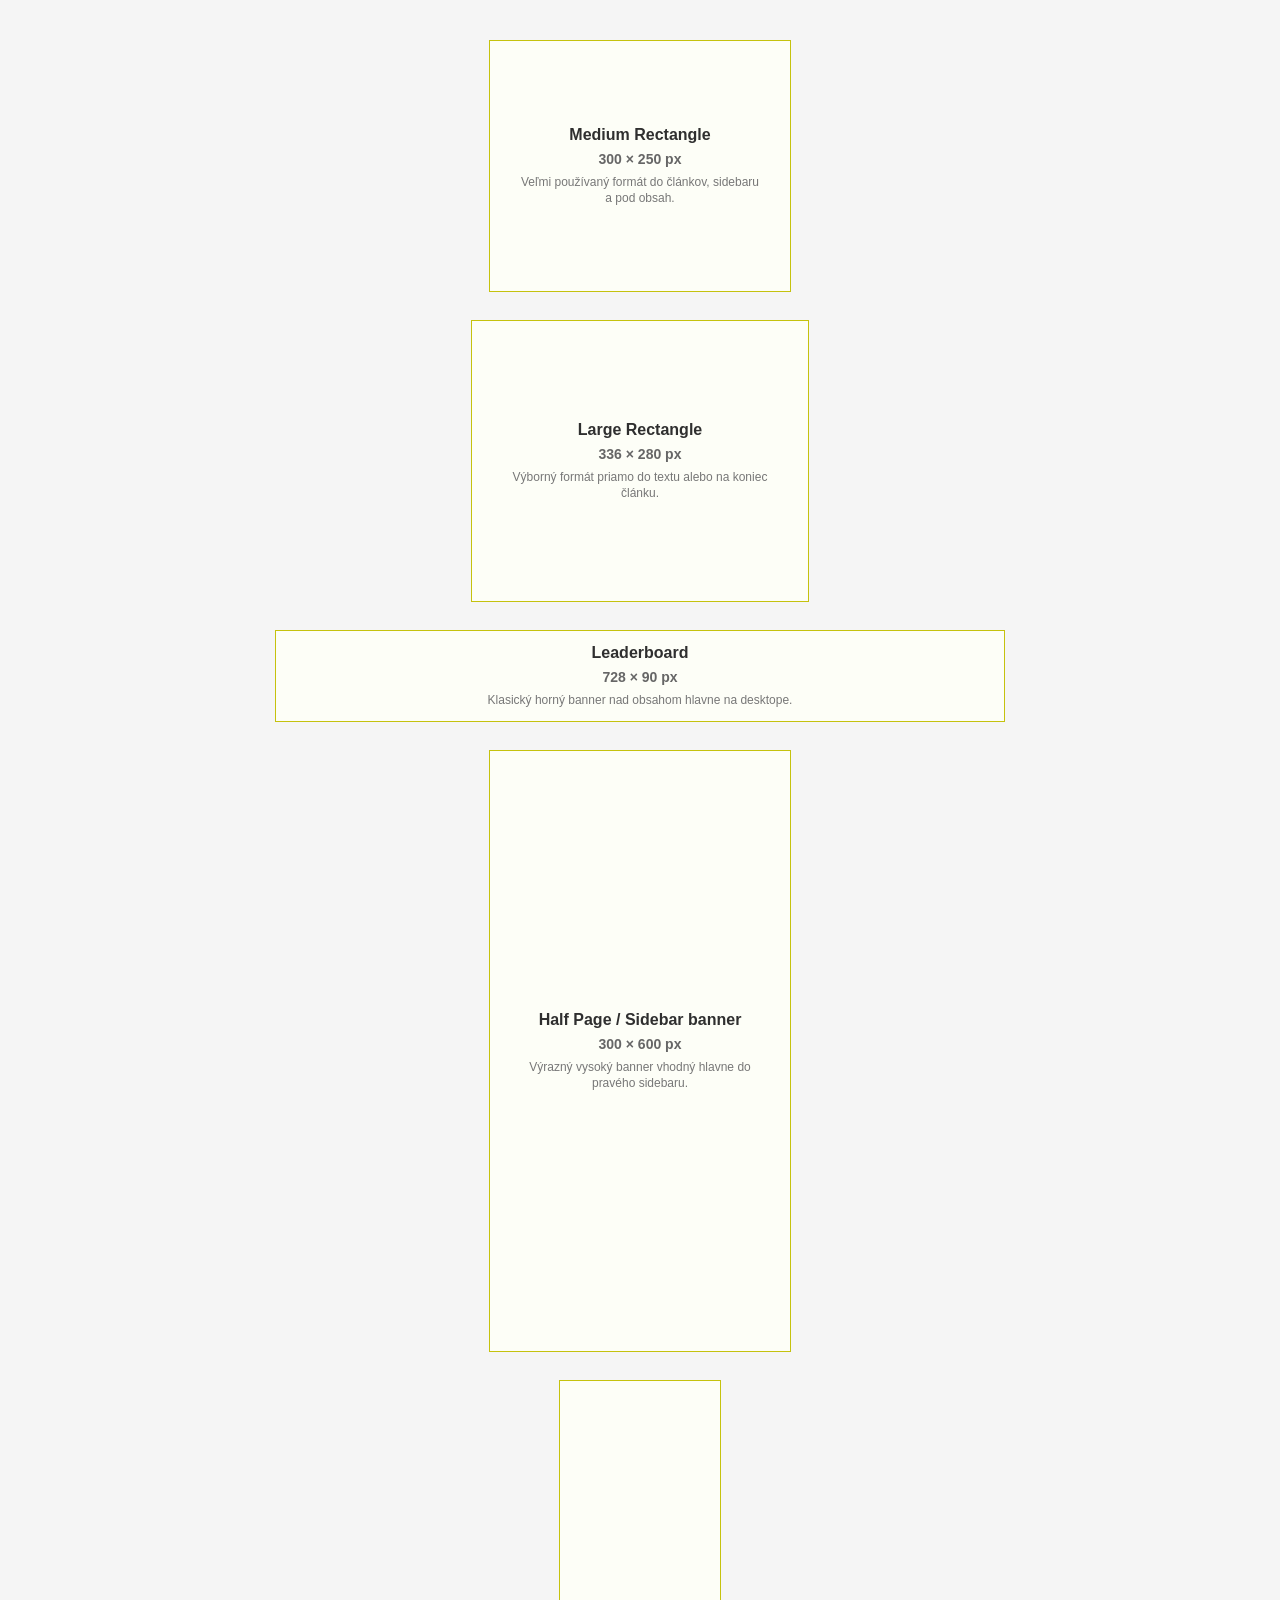
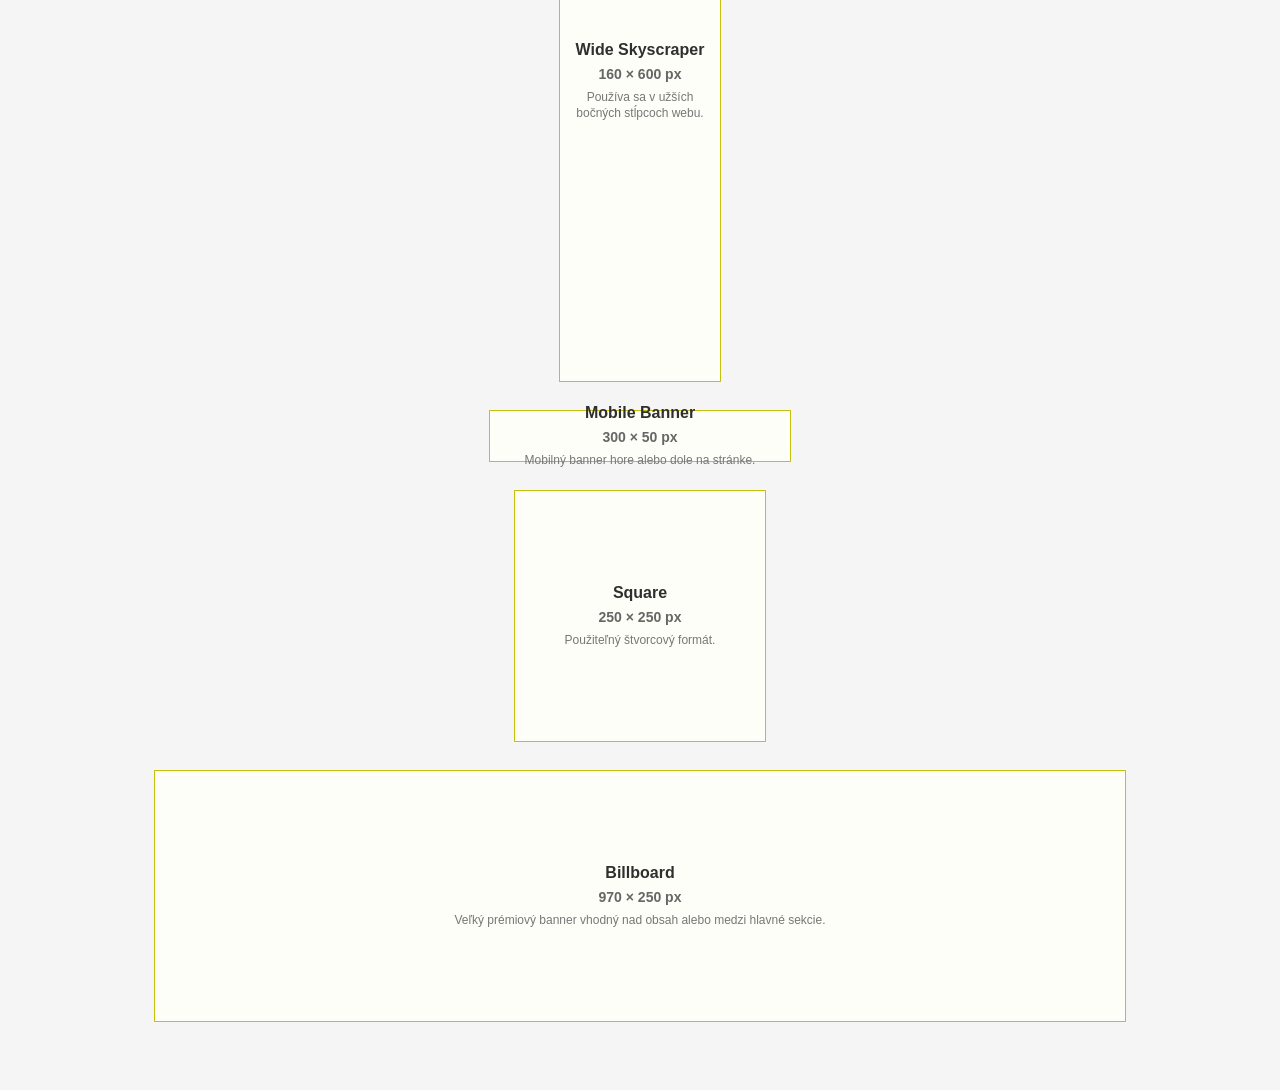
<file: reklamy.html>
<!DOCTYPE html>
<html lang="sk">
<head>
  <meta charset="UTF-8">
  <meta name="viewport" content="width=device-width, initial-scale=1.0">
  <meta http-equiv="X-UA-Compatible" content="IE=edge">

  <title>Moja psychológia</title>
  <meta name="description" content="">

  <link rel="preconnect" href="https://fonts.googleapis.com">
  <link rel="preconnect" href="https://fonts.gstatic.com" crossorigin>
  <link href="https://fonts.googleapis.com/css2?family=Inter:wght@300;400;500;600;700&family=Playfair+Display:wght@400;500;600;700&display=swap" rel="stylesheet">

  <link rel="stylesheet" href="https://cdn.jsdelivr.net/npm/@splidejs/splide@4.1.4/dist/css/splide.min.css">
  <script src="https://cdn.jsdelivr.net/npm/@splidejs/splide@4.1.4/dist/js/splide.min.js"></script>

  <link rel="stylesheet" href="https://cdnjs.cloudflare.com/ajax/libs/font-awesome/6.7.2/css/all.min.css" crossorigin="anonymous" referrerpolicy="no-referrer">

  <script src="/js/meniny-sk.js"></script>
  <script src="/js/header.js"></script>

<style>
:root {
  --color-gray-light: #d8d8d8;
}
body {
  margin: 0; padding: 40px 15px; font-family: Arial, sans-serif; background: #f5f5f5;
}
.promo-slot {
  position: relative; display: flex; align-items: center; justify-content: center; flex-direction: column; gap: 7px; max-width: 100%; margin: 0 auto 28px; border: 1px solid #c5c20e; font-size: 13px; font-weight: 700; text-align: center; color: #555300; background: #fdfef7;
}
.promo-rank {
  display: none;
}
.promo-title {
  position: relative; z-index: 1; font-size: 16px; font-weight: 800; color: #2f2f2f;
}
.promo-size {
  position: relative; z-index: 1; font-size: 14px; font-weight: 700; color: #666666;
}
.promo-note {
  position: relative; z-index: 1; max-width: 80%; font-size: 12px; font-weight: 500; line-height: 1.35; color: #777777;
}
.promo-300x250 {
  width: 300px; height: 250px;
}
.promo-336x280 {
  width: 336px; height: 280px;
}
.promo-728x90 {
  width: 728px; height: 90px;
}
.promo-300x600 {
  width: 300px; height: 600px;
}
.promo-160x600 {
  width: 160px; height: 600px;
}
.promo-300x50 {
  width: 300px; height: 50px;
}
.promo-250x250 {
  width: 250px; height: 250px;
}
.promo-970x250 {
  width: 970px; height: 250px;
}
</style>
</head>
<body>

  <div class="promo-slot promo-300x250">
    <div class="promo-rank">#1</div>
    <div class="promo-title">Medium Rectangle</div>
    <div class="promo-size">300 × 250 px</div>
    <div class="promo-note">Veľmi používaný formát do článkov, sidebaru a pod obsah.</div>
  </div>

  <div class="promo-slot promo-336x280">
    <div class="promo-rank">#2</div>
    <div class="promo-title">Large Rectangle</div>
    <div class="promo-size">336 × 280 px</div>
    <div class="promo-note">Výborný formát priamo do textu alebo na koniec článku.</div>
  </div>

  <div class="promo-slot promo-728x90">
    <div class="promo-rank">#3</div>
    <div class="promo-title">Leaderboard</div>
    <div class="promo-size">728 × 90 px</div>
    <div class="promo-note">Klasický horný banner nad obsahom hlavne na desktope.</div>
  </div>

  <div class="promo-slot promo-300x600">
    <div class="promo-rank">#4</div>
    <div class="promo-title">Half Page / Sidebar banner</div>
    <div class="promo-size">300 × 600 px</div>
    <div class="promo-note">Výrazný vysoký banner vhodný hlavne do pravého sidebaru.</div>
  </div>

  <div class="promo-slot promo-160x600">
    <div class="promo-rank">#5</div>
    <div class="promo-title">Wide Skyscraper</div>
    <div class="promo-size">160 × 600 px</div>
    <div class="promo-note">Používa sa v užších bočných stĺpcoch webu.</div>
  </div>

  <div class="promo-slot promo-300x50">
    <div class="promo-rank">#6</div>
    <div class="promo-title">Mobile Banner</div>
    <div class="promo-size">300 × 50 px</div>
    <div class="promo-note">Mobilný banner hore alebo dole na stránke.</div>
  </div>

  <div class="promo-slot promo-250x250">
    <div class="promo-rank">#7</div>
    <div class="promo-title">Square</div>
    <div class="promo-size">250 × 250 px</div>
    <div class="promo-note">Použiteľný štvorcový formát.</div>
  </div>

  <div class="promo-slot promo-970x250">
    <div class="promo-rank">#8</div>
    <div class="promo-title">Billboard</div>
    <div class="promo-size">970 × 250 px</div>
    <div class="promo-note">Veľký prémiový banner vhodný nad obsah alebo medzi hlavné sekcie.</div>
  </div>

</body>
</html>
</file>
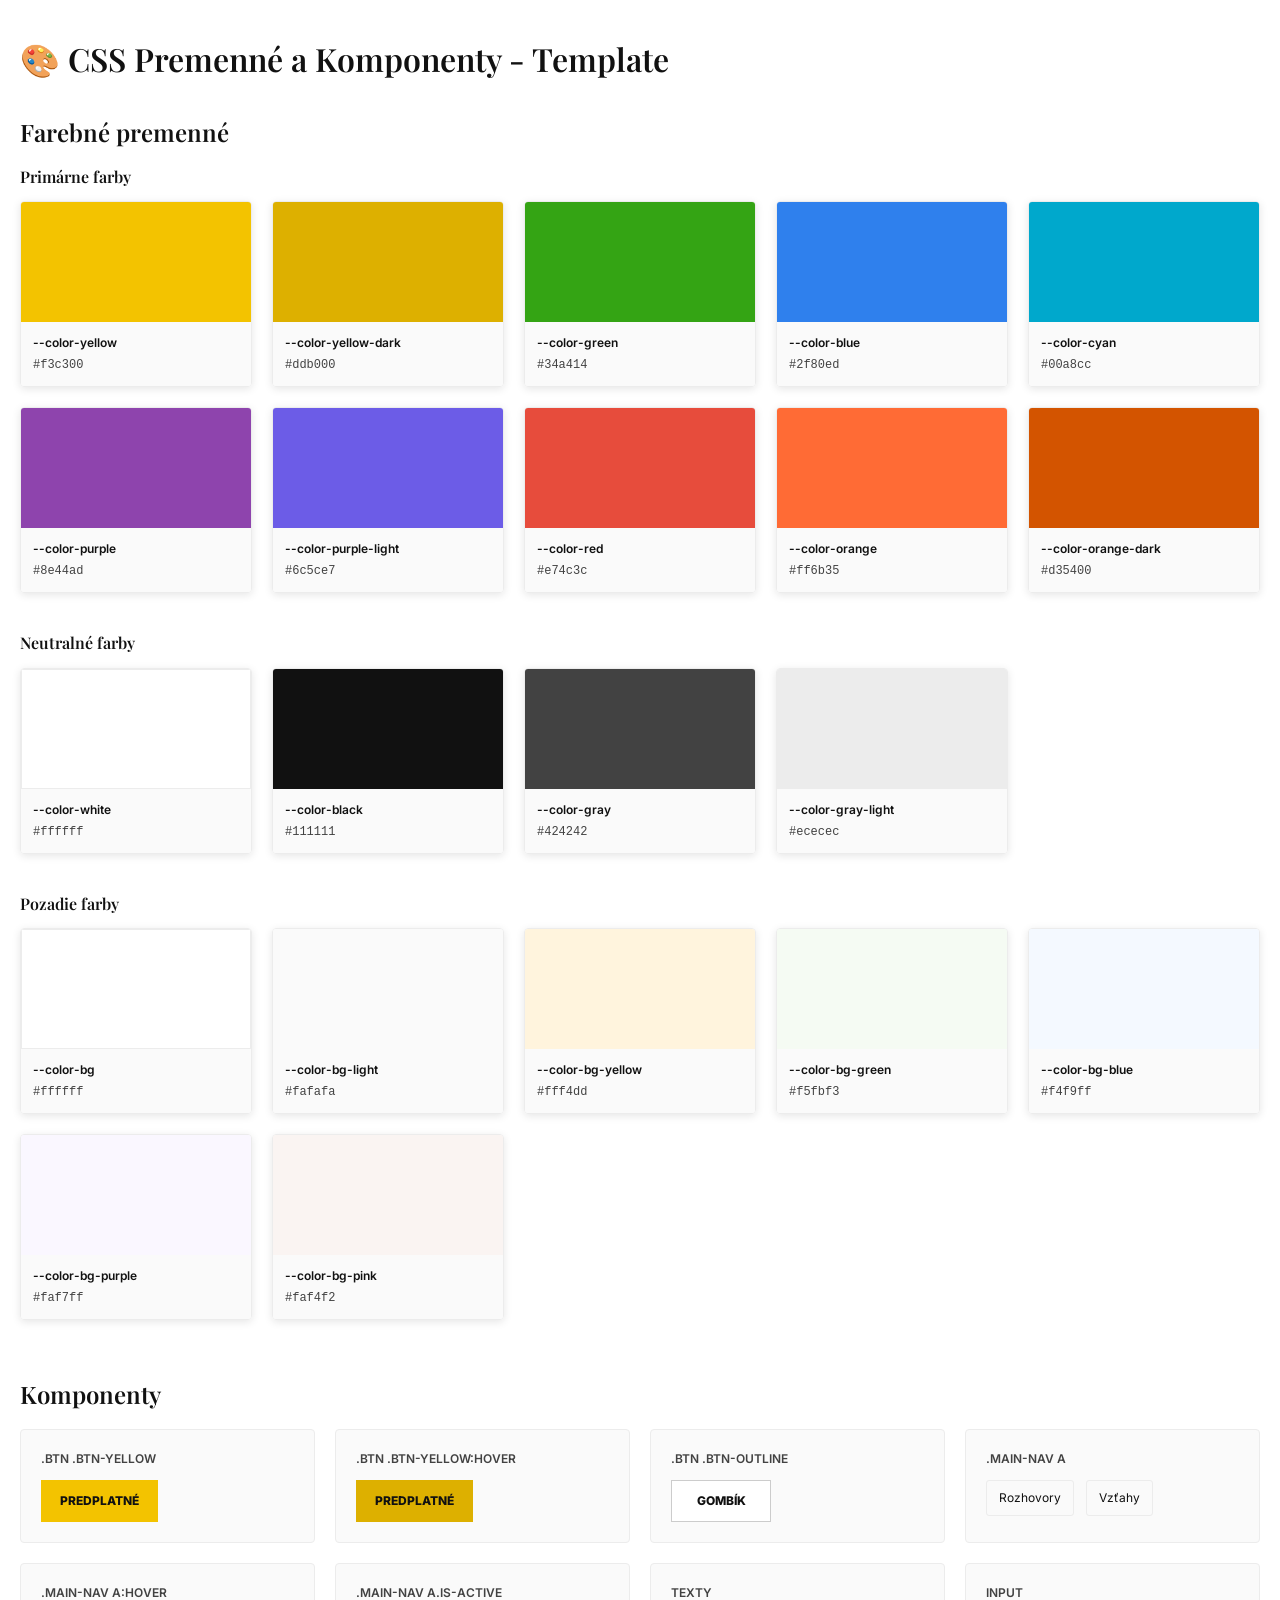
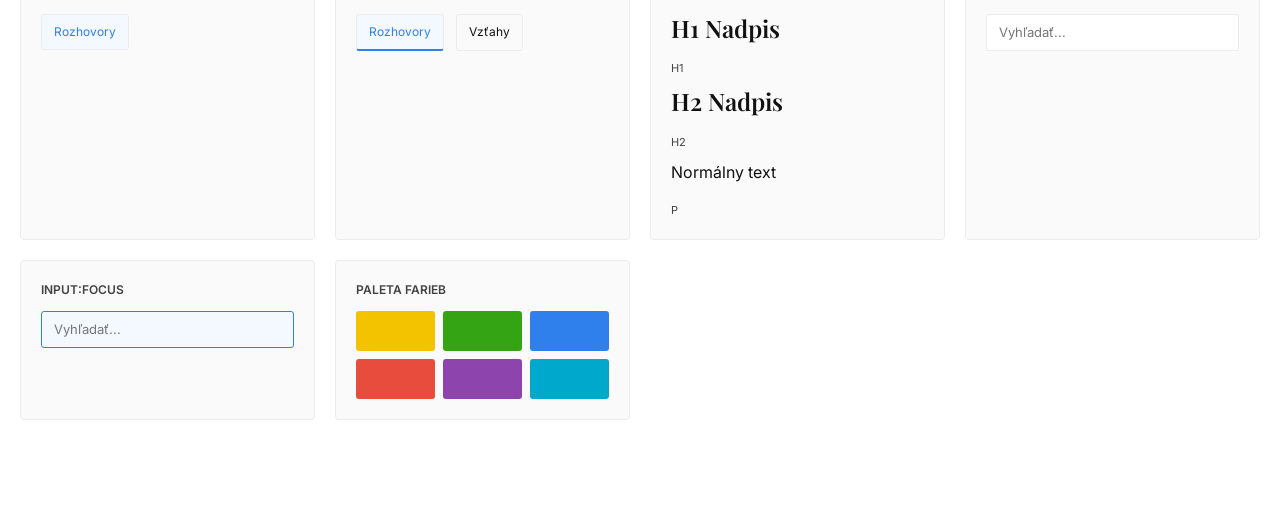
<file: tpl.html>
<!DOCTYPE html>
<html lang="sk">
<head>
  <meta charset="UTF-8">
  <meta name="viewport" content="width=device-width, initial-scale=1.0">
  <meta http-equiv="X-UA-Compatible" content="IE=edge">

  <title>CSS Premenné a Komponenty - Template</title>

  <link rel="preconnect" href="https://fonts.googleapis.com">
  <link rel="preconnect" href="https://fonts.gstatic.com" crossorigin>
  <link href="https://fonts.googleapis.com/css2?family=Inter:wght@300;400;500;600;700&family=Playfair+Display:wght@400;500;600;700&display=swap" rel="stylesheet">

  <link rel="stylesheet" href="https://cdnjs.cloudflare.com/ajax/libs/font-awesome/6.7.2/css/all.min.css" crossorigin="anonymous" referrerpolicy="no-referrer">

  <link rel="stylesheet" href="css/css.css?<?= time() ?>">

  <style>
    body {
      padding: 40px 20px;
    }

    .tpl-section {
      margin-bottom: 60px;
    }

    .tpl-section h2 {
      margin-bottom: 20px;
      font-size: 24px;
    }

    .colors-grid {
      display: grid;
      grid-template-columns: repeat(auto-fill, minmax(200px, 1fr));
      gap: 20px;
      margin-bottom: 40px;
    }

    .color-swatch {
      border: 1px solid var(--color-gray-light);
      border-radius: 4px;
      overflow: hidden;
      box-shadow: 0 2px 8px rgba(0, 0, 0, 0.1);
    }

    .color-box {
      width: 100%;
      height: 120px;
    }

    .color-info {
      padding: 12px;
      background: var(--color-bg-light);
      font-size: 12px;
    }

    .color-name {
      font-weight: 600;
      margin-bottom: 4px;
      color: var(--color-black);
    }

    .color-value {
      color: var(--color-gray);
      font-family: monospace;
    }

    .components-grid {
      display: grid;
      grid-template-columns: repeat(auto-fill, minmax(250px, 1fr));
      gap: 20px;
    }

    .component-box {
      border: 1px solid var(--color-gray-light);
      border-radius: 4px;
      padding: 20px;
      background: var(--color-bg-light);
    }

    .component-title {
      font-weight: 600;
      font-size: 12px;
      text-transform: uppercase;
      color: var(--color-gray);
      margin-bottom: 12px;
    }

    .component-demo {
      margin-top: 12px;
    }

    .nav-demo {
      display: flex;
      gap: 12px;
      flex-wrap: wrap;
    }

    .nav-demo a {
      padding: 8px 12px;
      font-size: 12px;
      text-decoration: none;
      color: var(--color-black);
      border: 1px solid var(--color-gray-light);
      border-radius: 3px;
      transition: all 0.15s ease;
    }

    .nav-demo a:hover {
      color: var(--color-blue);
      background: var(--color-bg-blue);
      border-color: var(--color-blue);
    }

    .nav-demo a.active {
      color: var(--color-blue);
      border-bottom: 2px solid var(--color-blue);
      background: var(--color-bg-blue);
    }

    .form-demo {
      display: flex;
      flex-direction: column;
      gap: 10px;
    }

    .form-demo input {
      padding: 8px 12px;
      border: 1px solid var(--color-gray-light);
      border-radius: 3px;
      font-size: 13px;
    }

    .form-demo input:focus {
      outline: none;
      border-color: var(--color-blue);
      background: var(--color-bg-blue);
    }

    .text-styles {
      display: flex;
      flex-direction: column;
      gap: 10px;
    }

    .text-styles h1,
    .text-styles h2,
    .text-styles h3,
    .text-styles h4,
    .text-styles h5,
    .text-styles h6 {
      margin: 0;
    }

    .text-styles p {
      margin: 0;
    }

    .text-label {
      font-size: 11px;
      color: var(--color-gray);
      text-transform: uppercase;
      margin-top: 8px;
    }
  </style>
</head>
<body>

<div class="container">

  <h1 style="margin-bottom: 40px;">🎨 CSS Premenné a Komponenty - Template</h1>

  <!-- Farebné premenné -->
  <section class="tpl-section">
    <h2>Farebné premenné</h2>

    <h3 style="font-size: 16px; margin-bottom: 15px;">Primárne farby</h3>
    <div class="colors-grid">
      <div class="color-swatch">
        <div class="color-box" style="background: var(--color-yellow);"></div>
        <div class="color-info">
          <div class="color-name">--color-yellow</div>
          <div class="color-value">#f3c300</div>
        </div>
      </div>

      <div class="color-swatch">
        <div class="color-box" style="background: var(--color-yellow-dark);"></div>
        <div class="color-info">
          <div class="color-name">--color-yellow-dark</div>
          <div class="color-value">#ddb000</div>
        </div>
      </div>

      <div class="color-swatch">
        <div class="color-box" style="background: var(--color-green);"></div>
        <div class="color-info">
          <div class="color-name">--color-green</div>
          <div class="color-value">#34a414</div>
        </div>
      </div>

      <div class="color-swatch">
        <div class="color-box" style="background: var(--color-blue);"></div>
        <div class="color-info">
          <div class="color-name">--color-blue</div>
          <div class="color-value">#2f80ed</div>
        </div>
      </div>

      <div class="color-swatch">
        <div class="color-box" style="background: var(--color-cyan);"></div>
        <div class="color-info">
          <div class="color-name">--color-cyan</div>
          <div class="color-value">#00a8cc</div>
        </div>
      </div>

      <div class="color-swatch">
        <div class="color-box" style="background: var(--color-purple);"></div>
        <div class="color-info">
          <div class="color-name">--color-purple</div>
          <div class="color-value">#8e44ad</div>
        </div>
      </div>

      <div class="color-swatch">
        <div class="color-box" style="background: var(--color-purple-light);"></div>
        <div class="color-info">
          <div class="color-name">--color-purple-light</div>
          <div class="color-value">#6c5ce7</div>
        </div>
      </div>

      <div class="color-swatch">
        <div class="color-box" style="background: var(--color-red);"></div>
        <div class="color-info">
          <div class="color-name">--color-red</div>
          <div class="color-value">#e74c3c</div>
        </div>
      </div>

      <div class="color-swatch">
        <div class="color-box" style="background: var(--color-orange);"></div>
        <div class="color-info">
          <div class="color-name">--color-orange</div>
          <div class="color-value">#ff6b35</div>
        </div>
      </div>

      <div class="color-swatch">
        <div class="color-box" style="background: var(--color-orange-dark);"></div>
        <div class="color-info">
          <div class="color-name">--color-orange-dark</div>
          <div class="color-value">#d35400</div>
        </div>
      </div>
    </div>

    <h3 style="font-size: 16px; margin-bottom: 15px;">Neutralné farby</h3>
    <div class="colors-grid">
      <div class="color-swatch">
        <div class="color-box" style="background: var(--color-white); border: 1px solid var(--color-gray-light);"></div>
        <div class="color-info">
          <div class="color-name">--color-white</div>
          <div class="color-value">#ffffff</div>
        </div>
      </div>

      <div class="color-swatch">
        <div class="color-box" style="background: var(--color-black);"></div>
        <div class="color-info">
          <div class="color-name">--color-black</div>
          <div class="color-value">#111111</div>
        </div>
      </div>

      <div class="color-swatch">
        <div class="color-box" style="background: var(--color-gray);"></div>
        <div class="color-info">
          <div class="color-name">--color-gray</div>
          <div class="color-value">#424242</div>
        </div>
      </div>

      <div class="color-swatch">
        <div class="color-box" style="background: var(--color-gray-light);"></div>
        <div class="color-info">
          <div class="color-name">--color-gray-light</div>
          <div class="color-value">#ececec</div>
        </div>
      </div>
    </div>

    <h3 style="font-size: 16px; margin-bottom: 15px;">Pozadie farby</h3>
    <div class="colors-grid">
      <div class="color-swatch">
        <div class="color-box" style="background: var(--color-bg); border: 1px solid var(--color-gray-light);"></div>
        <div class="color-info">
          <div class="color-name">--color-bg</div>
          <div class="color-value">#ffffff</div>
        </div>
      </div>

      <div class="color-swatch">
        <div class="color-box" style="background: var(--color-bg-light);"></div>
        <div class="color-info">
          <div class="color-name">--color-bg-light</div>
          <div class="color-value">#fafafa</div>
        </div>
      </div>

      <div class="color-swatch">
        <div class="color-box" style="background: var(--color-bg-yellow);"></div>
        <div class="color-info">
          <div class="color-name">--color-bg-yellow</div>
          <div class="color-value">#fff4dd</div>
        </div>
      </div>

      <div class="color-swatch">
        <div class="color-box" style="background: var(--color-bg-green);"></div>
        <div class="color-info">
          <div class="color-name">--color-bg-green</div>
          <div class="color-value">#f5fbf3</div>
        </div>
      </div>

      <div class="color-swatch">
        <div class="color-box" style="background: var(--color-bg-blue);"></div>
        <div class="color-info">
          <div class="color-name">--color-bg-blue</div>
          <div class="color-value">#f4f9ff</div>
        </div>
      </div>

      <div class="color-swatch">
        <div class="color-box" style="background: var(--color-bg-purple);"></div>
        <div class="color-info">
          <div class="color-name">--color-bg-purple</div>
          <div class="color-value">#faf7ff</div>
        </div>
      </div>

      <div class="color-swatch">
        <div class="color-box" style="background: var(--color-bg-pink);"></div>
        <div class="color-info">
          <div class="color-name">--color-bg-pink</div>
          <div class="color-value">#faf4f2</div>
        </div>
      </div>
    </div>
  </section>

  <!-- Komponenty -->
  <section class="tpl-section">
    <h2>Komponenty</h2>

    <div class="components-grid">
      <!-- Button Yellow -->
      <div class="component-box">
        <div class="component-title">.btn .btn-yellow</div>
        <div class="component-demo">
          <button class="btn btn-yellow">Predplatné</button>
        </div>
      </div>

      <!-- Button Yellow Hover -->
      <div class="component-box">
        <div class="component-title">.btn .btn-yellow:hover</div>
        <div class="component-demo">
          <button class="btn btn-yellow" style="background-color: var(--color-yellow-dark);">Predplatné</button>
        </div>
      </div>

      <!-- Button Outline -->
      <div class="component-box">
        <div class="component-title">.btn .btn-outline</div>
        <div class="component-demo">
          <button class="btn btn-outline">Gombík</button>
        </div>
      </div>

      <!-- Menu Links -->
      <div class="component-box">
        <div class="component-title">.main-nav a</div>
        <div class="component-demo">
          <div class="nav-demo">
            <a href="#">Rozhovory</a>
            <a href="#">Vzťahy</a>
          </div>
        </div>
      </div>

      <!-- Menu Link Hover -->
      <div class="component-box">
        <div class="component-title">.main-nav a:hover</div>
        <div class="component-demo">
          <div class="nav-demo">
            <a href="#" style="color: var(--color-blue); background: var(--color-bg-blue);">Rozhovory</a>
          </div>
        </div>
      </div>

      <!-- Menu Link Active -->
      <div class="component-box">
        <div class="component-title">.main-nav a.is-active</div>
        <div class="component-demo">
          <div class="nav-demo">
            <a href="#" class="active">Rozhovory</a>
            <a href="#">Vzťahy</a>
          </div>
        </div>
      </div>

      <!-- Text Sizes -->
      <div class="component-box">
        <div class="component-title">Texty</div>
        <div class="component-demo">
          <div class="text-styles">
            <h1>H1 Nadpis</h1>
            <div class="text-label">h1</div>
            <h2>H2 Nadpis</h2>
            <div class="text-label">h2</div>
            <p>Normálny text</p>
            <div class="text-label">p</div>
          </div>
        </div>
      </div>

      <!-- Form Input -->
      <div class="component-box">
        <div class="component-title">input</div>
        <div class="component-demo">
          <div class="form-demo">
            <input type="text" placeholder="Vyhľadať...">
          </div>
        </div>
      </div>

      <!-- Form Input Focus -->
      <div class="component-box">
        <div class="component-title">input:focus</div>
        <div class="component-demo">
          <div class="form-demo">
            <input type="text" placeholder="Vyhľadať..." style="border-color: var(--color-blue); background: var(--color-bg-blue);">
          </div>
        </div>
      </div>

      <!-- Color Palette Summary -->
      <div class="component-box">
        <div class="component-title">Paleta farieb</div>
        <div class="component-demo">
          <div style="display: grid; grid-template-columns: repeat(3, 1fr); gap: 8px;">
            <div style="background: var(--color-yellow); width: 100%; height: 40px; border-radius: 3px;"></div>
            <div style="background: var(--color-green); width: 100%; height: 40px; border-radius: 3px;"></div>
            <div style="background: var(--color-blue); width: 100%; height: 40px; border-radius: 3px;"></div>
            <div style="background: var(--color-red); width: 100%; height: 40px; border-radius: 3px;"></div>
            <div style="background: var(--color-purple); width: 100%; height: 40px; border-radius: 3px;"></div>
            <div style="background: var(--color-cyan); width: 100%; height: 40px; border-radius: 3px;"></div>
          </div>
        </div>
      </div>
    </div>
  </section>

</div>

</body>
</html>
</file>
<file: css/css.css>
* {
  box-sizing: border-box; margin: 0; padding: 0;
}
html {
  scroll-behavior: smooth;
}
body {
  width: 100%; min-width: 320px; font-family: 'Inter', sans-serif; font-size: 16px; line-height: 1.5; color: #111111; background: #ffffff;
}
img {
  display: block; width: 100%; height: auto; border: 0;
}
a {
  color: inherit; text-decoration: none;
}
ul,
ol {
  list-style: none;
}
table {
  width: 100%; border-collapse: collapse; border-spacing: 0;
}
button,
input,
select,
textarea {
  font: inherit;
}
button {
  cursor: pointer;
}
iframe {
  display: block; width: 100%; border: 0;
}
h1,
h2,
h3,
h4,
h5,
h6 {
  font-family: 'Playfair Display', serif; font-weight: 600; line-height: 1.2;
}


:root {
  --color-yellow: #f3c300;
  --color-yellow-dark: #ddb000;

  --color-green: #34a414;

  --color-red: #e74c3c;
  --color-red-dark: #cb3a2a;
  --color-orange: #ff6b35;
  --color-orange-dark: #d35400;

  --color-blue: #2f80ed;
  --color-cyan: #00a8cc;

  --color-purple: #8e44ad;
  --color-purple-light: #6c5ce7;

  --color-white: #ffffff;

  --color-black: #111111;
  --color-gray: #424242;
  --color-gray-light: #ececec;

  --color-bg: #ffffff;
  --color-bg-light: #fafafa;

  --color-bg-yellow: #fff4dd;
  --color-bg-green: #f5fbf3;
  --color-bg-blue: #f4f9ff;
  --color-bg-purple: #faf7ff;
  --color-bg-pink: #faf4f2;
}


.promo-slot {
  position: relative; display: flex; align-items: center; justify-content: center; flex-direction: column; gap: 7px; max-width: 100%; margin: 0 auto 28px; border: 1px solid #c5c20e; font-size: 13px; font-weight: 700; text-align: center; color: #555300; background: #fdfef7;
}
.promo-title {
  position: relative; z-index: 1; font-size: 16px; font-weight: 800; color: #2f2f2f;
}
.promo-size {
  position: relative; z-index: 1; font-size: 14px; font-weight: 700; color: #666666;
}
.promo-note {
  position: relative; z-index: 1; max-width: 80%; font-size: 12px; font-weight: 500; line-height: 1.35; color: #777777;
}
.promo-300x250 {
  width: 300px; height: 250px;
}
.promo-336x280 {
  width: 336px; height: 280px;
}
.promo-728x90 {
  width: 728px; height: 90px;
}
.promo-300x600 {
  width: 300px; height: 600px;
}
.promo-160x600 {
  width: 160px; height: 600px;
}
.promo-300x50 {
  width: 300px; height: 50px;
}
.promo-250x250 {
  width: 250px; height: 250px;
}
.promo-970x250 {
  width: 970px; height: 250px;
}


.container {
  width: 100%; max-width: 1400px; margin: 0 auto;
}
.site-header {
  width: 100%; background: var(--color-white);
}
.topbar {
  width: 100%; background: #f8f8f8;
}
.topbar_inner {
  display: flex; align-items: center; justify-content: space-between; font-size: 12.9px; color: var(--color-black);
}
.topbar_left {
  display: flex; align-items: center; gap: 18px;
}
.topbar_right {
  display: flex; align-items: center; gap: 18px;
}
.topbar_right > a {
  color: var(--color-black);
}
.topbar_right > a:first-child {
  color: var(--color-gray); font-weight: 600;
}
.topbar_right > a:first-child:hover {
  text-decoration: none;
}
.topbar_right > a:nth-child(2) {
  font-weight: 600;
}
.topbar_right > a:hover {
  text-decoration: underline;
}
.topbar_right .social {
  display: flex; align-items: center; justify-content: center; width: 28px; height: 28px; font-size: 18px;
}
.header-main {
  width: 100%; background: var(--color-white);
}
.header-main_inner {
  display: flex; justify-content: space-between; align-items: center; gap: 40px; min-height: 100px;
}
.header-logos {
  display: flex; align-items: center; gap: 24px;
}
.logo {
  display: block;
}
.logo-psychologia {
  width: 280px;
}
.btn {
  display: inline-flex; align-items: center; justify-content: center; min-width: 100px; height: 42px; padding: 0 18px; border: 1px solid transparent; font-size: 12px; font-weight: 800; text-transform: uppercase; color: var(--color-black); transition: all .15s ease, background-color .12s ease;
}
.btn-outline {
  border-color: #cccccc; background: var(--color-white); color: var(--color-black);
}
.btn-yellow {
  background: var(--color-yellow); color: var(--color-black);
}
.btn-yellow:hover {
  background-color: var(--color-yellow-dark);
}
.header-search {
  display: flex; align-items: center; gap: 7px; justify-content: flex-end; width: 200px;
}
.header-search button {
  display: flex; align-items: center; justify-content: center; width: 38px; height: 42px; border: 0; background: transparent; font-size: 20px; line-height: 1;
}
.header-search input {
  width: 100%; height: 42px; border: 0; outline: 0; font-size: 14px; color: var(--color-black); background: transparent;
}
.main-nav {
  width: 100%; border-top: 1px solid var(--color-gray-light); border-bottom: 1px solid var(--color-gray-light); background: var(--color-white);
}
.main-nav ul {
  display: flex; align-items: center; justify-content: space-between; gap: 22px; min-height: 54px;
}
.main-nav a {
  display: flex; align-items: center; height: 54px; padding: 0 15px; font-size: 14px; font-weight: 800; text-transform: uppercase; color: var(--color-black); transition: all .15s ease;
}
.main-nav a:hover,
.main-nav a:focus {
  color: var(--color-yellow-dark);
  background: var(--color-bg-light);
}
.main-nav a.is-active {
  color: var(--color-yellow-dark);
}

.main-nav .nav-health {
  color: var(--color-green); border-bottom: 2px solid var(--color-green);
}
.main-nav a.nav-health:hover,
.main-nav a.nav-health:focus {
  color: var(--color-green);
}
.main-nav a.nav-health.is-active {
  color: var(--color-green);
}


.site-main {
  width: 100%; padding: 20px 0 40px;
}
.content-layout {
  display: flex; align-items: flex-start; gap: 40px;
}
.content-main {
  flex: 1 1 auto; min-width: 0;
}
.content-sidebar {
  flex: 0 0 336px; width: 336px;
}


.cat-red {
  color: var(--color-red);
}
.cat-purple {
  color: var(--color-purple);
}
.cat-green {
  color: var(--color-green);
}
.cat-black {
  color: var(--color-black);
}
.cat-orange {
  color: var(--color-orange);
}


.hero-news {
  display: flex; align-items: flex-start; gap: 28px; width: 100%;
}
.hero-slider {
  position: relative; flex: 1 1 auto; min-width: 0; height: 420px; overflow: hidden;
}
.hero-slider .splide__track {
  height: 100%;
}
.hero-slider .splide__list {
  height: 100%;
}
.hero-slider .splide__slide {
  height: 100%;
}
.hero-slide {
  position: relative; display: block; height: 100%; overflow: hidden; background: #111111;
}
.hero-slide img {
  width: 100%; height: 100%; object-fit: cover;
}
.hero-slide:after {
  content: ""; position: absolute; inset: 0; background: linear-gradient(90deg, rgba(0,0,0,.70) 0%, rgba(0,0,0,.35) 42%, rgba(0,0,0,.05) 100%);
}
.article-label {
  position: absolute; top: 38px; left: 32px; z-index: 2; display: inline-flex; align-items: center; height: 24px; padding: 0 10px; font-size: 11px; font-weight: 800; text-transform: uppercase; color: var(--color-white);
}
.label-yellow {
  background: var(--color-yellow-dark);
}
.label-purple {
  background: var(--color-purple);
}
.hero-slide_content {
  position: absolute; left: 32px; bottom: 38px; z-index: 2; display: flex; flex-direction: column; align-items: flex-start; width: 80%; color: var(--color-white);
}
.hero-slide_title {
  display: -webkit-box; margin-bottom: 18px; overflow: hidden; -webkit-line-clamp: 3; -webkit-box-orient: vertical; font-family: 'Playfair Display', serif; font-size: 44px; font-weight: 600; line-height: 1.08;
}
.hero-slide_text {
  display: -webkit-box; margin-bottom: 26px; overflow: hidden; -webkit-line-clamp: 2; -webkit-box-orient: vertical; font-size: 16px; font-weight: 600; line-height: 1.45;
}
.hero-slider .splide__arrow {
  display: none;
}
.hero-slider .splide__pagination {
  bottom: 22px;
}
.hero-slider .splide__pagination__page {
  width: 10px; height: 10px; margin: 0 5px; background: var(--color-white); opacity: .7;
}
.hero-slider .splide__pagination__page.is-active {
  background: var(--color-yellow); opacity: 1; transform: scale(1);
}
.hero-top {
  display: flex; flex-direction: column; justify-content: space-between; width: 300px; height: 420px; flex: 0 0 300px;
}
.top-article {
  display: flex; gap: 18px; padding: 0;
}
 a.top-article:hover h3 {
  text-decoration: underline;
}
.top-article:last-child {
  margin-bottom: 0; border-bottom: 0;
}
.top-article img {
  width: 130px; height: 90px; flex: 0 0 130px; object-fit: cover;
}
.top-article_content {
  display: flex; flex-direction: column; align-items: flex-start; min-width: 0;
}
.top-article_cat {
  display: block; margin-bottom: 6px; font-size: 12px; font-weight: 900; text-transform: uppercase;
}
.top-article_title {
  display: -webkit-box; margin-bottom: 8px; overflow: hidden; -webkit-line-clamp: 3; -webkit-box-orient: vertical; font-family: 'Playfair Display', serif; font-size: 17px; font-weight: 700; line-height: 1.18; color: var(--color-black);
}


.story-strip {
  display: flex; align-items: center; gap: 34px; width: 100%; margin-top: 20px; padding: 20px 24px; background: var(--color-bg-pink);
}
.story-strip_intro {
  width: 350px;
}
.story-strip_intro h2 {
  margin-bottom: 6px; font-family: 'Inter', sans-serif; font-size: 15px; font-weight: 900; line-height: 1.2; text-transform: uppercase; color: var(--color-orange);
}
.story-strip_intro p {
  margin-bottom: 8px; font-size: 13px; font-weight: 600; line-height: 1.45; color: var(--color-black);
}
.story-strip_intro a {
  font-size: 12px; font-weight: 900; text-transform: uppercase; color: var(--color-orange);
}
.story-strip_items {
  display: grid; grid-template-columns: repeat(3, minmax(0, 1fr)); gap: 34px; flex: 1 1 auto; min-width: 0;
}
.story-strip_item {
  display: flex; align-items: center; gap: 16px; min-width: 0;
}
a.story-strip_item:hover h3 {
  text-decoration: underline;
}
.story-strip_item img {
  width: 84px; height: 84px; flex: 0 0 84px; object-fit: cover;
}
.story-strip_item h3 {
  display: -webkit-box; overflow: hidden; -webkit-line-clamp: 3; -webkit-box-orient: vertical; font-family: 'Inter', sans-serif; font-size: 14px; font-weight: 800; line-height: 1.35; color: var(--color-black);
}



.home-blocks {
  display: grid; grid-template-columns: 1fr 1fr; gap: 18px; width: 100%; margin-top: 20px;
}
.theme-card,
.toparticles-card,
.advice-card,
.health-card {
  min-height: 250px;
}
.theme-card {
  position: relative; display: block; padding: 24px; overflow: hidden; background: var(--color-bg-pink);
}
.theme-card h2 {
  position: relative; z-index: 2; margin: 14px 0 12px; font-size: 30px; color: var(--color-black);
}
.theme-card p {
  position: relative; z-index: 2; max-width: 190px; margin-bottom: 34px; font-size: 14px; font-weight: 600; line-height: 1.55; color: var(--color-black);
}
.theme-card img {
  position: absolute; right: 0; bottom: 0; width: 48%; height: 100%; object-fit: cover;
}
.block-label {
  position: relative; z-index: 2; display: block; font-size: 13px; font-weight: 900; text-transform: uppercase;
}
.block-more {
  position: relative; z-index: 2; display: inline-block; font-size: 12px; font-weight: 900; text-transform: uppercase;
}
.block-bg-blue {
  background: var(--color-bg-blue);
}
.block-bg-purple {
  background: var(--color-bg-purple);
}
.block-bg-green {
  background: var(--color-bg-green);
}
.cat-blue {
  color: var(--color-blue);
}
.toparticles-card,
.advice-card,
.health-card {
  padding: 22px;
}
.mini-article {
  display: flex; gap: 12px; margin-top: 13px;
}
a.mini-article:hover h3 {
  text-decoration: underline;
}
.mini-article img {
  width: 58px; height: 46px; flex: 0 0 58px; object-fit: cover;
}
.mini-article h3 {
  display: -webkit-box; overflow: hidden; -webkit-line-clamp: 2; -webkit-box-orient: vertical; font-family: 'Inter', sans-serif; font-size: 13px; font-weight: 800; line-height: 1.25; color: var(--color-black);
}
.mini-article small {
  display: block; margin-top: 2px; font-size: 11px; font-weight: 600; color: #777777;
}
.expert-article {
  display: flex; gap: 14px; margin-top: 18px;
}
a.expert-article:hover h3 {
  text-decoration: underline;
}
.expert-article img {
  width: 64px; height: 76px; flex: 0 0 64px; object-fit: cover;
}
.expert-article small {
  display: block; margin-bottom: 4px; font-size: 11px; font-weight: 800; text-transform: uppercase; color: #777777;
}
.expert-article h3 {
  margin-bottom: 4px; font-family: 'Inter', sans-serif; font-size: 13px; font-weight: 900; line-height: 1.25; color: var(--color-black);
}
.expert-article p {
  display: -webkit-box; overflow: hidden; -webkit-line-clamp: 2; -webkit-box-orient: vertical; font-size: 12px; font-weight: 600; line-height: 1.35; color: var(--color-black);
}
.health-article {
  display: flex; gap: 14px; margin-top: 18px;
}
a.health-article:hover h3 {
  text-decoration: underline;
}
.health-article img {
  width: 76px; height: 62px; flex: 0 0 76px; object-fit: cover;
}
.health-article h3 {
  display: -webkit-box; margin-bottom: 8px; overflow: hidden; -webkit-line-clamp: 3; -webkit-box-orient: vertical; font-family: 'Inter', sans-serif; font-size: 13px; font-weight: 800; line-height: 1.3; color: var(--color-black);
}




.quick-links {
  display: flex; width: 100%; margin-top: 20px; border: 1px solid var(--color-gray-light); background: var(--color-white);
}
.quick-link {
  display: flex; align-items: center; gap: 18px; flex: 1; min-width: 0; padding: 22px 26px; border-right: 1px solid var(--color-gray-light);
}
.quick-link:last-child {
  border-right: 0;
}
.quick-link_icon {
  display: flex; align-items: center; justify-content: center; width: 48px; height: 48px; flex: 0 0 48px;
}
.quick-link_icon img {
  width: 48px; height: 48px; object-fit: contain;
}
.quick-link_content {
  min-width: 0;
}
.quick-link_content h3 {
  margin-bottom: 4px; font-family: 'Inter', sans-serif; font-size: 15px; font-weight: 900; text-transform: uppercase;
}
.quick-link_content p {
  font-size: 13px; font-weight: 600; line-height: 1.45; color: var(--color-gray);
}
.quick-link:hover {
  background: var(--color-bg-light);
}
.quick-link:hover .quick-link_content h3 {
  text-decoration: underline;
}




.magazine-network {
  width: 100%; margin: 30px 0; padding: 25px 0; background: #ffffff;
}
.magazine-network_logos {
  display: flex; align-items: center; justify-content: center; flex-wrap: wrap; gap: 50px;
}
.magazine-network_item {
  display: flex; align-items: center; justify-content: center; opacity: 0.8; transition: all .2s ease;
}
.magazine-network_item:hover {
  opacity: 1; transform: translateY(-2px);
}
.magazine-network_item img {
  display: block; width: auto; height: 42px; max-width: 180px;
}
@media (max-width: 768px) {
  .magazine-network_logos {
    justify-content: flex-start; flex-wrap: nowrap; gap: 35px; overflow-x: auto;
  }
  .magazine-network_item {
    flex-shrink: 0;
  }
  .magazine-network_item img {
    height: 34px;
  }
}






.sidebar-current {
  width: 100%; margin-bottom: 28px; padding: 22px; background: var(--color-bg-pink);
}
.sidebar-label {
  display: block; margin-bottom: 15px; font-size: 15px; font-weight: 900; text-transform: uppercase;
}
.sidebar-label strong {
  color: var(--color-black);
}
.sidebar-current_inner {
  display: flex; gap: 18px; align-items: flex-start;
}
.sidebar-current_inner img {
  width: 112px; flex: 0 0 112px; object-fit: cover;
}
.sidebar-current_content {
  display: flex; flex-direction: column; gap: 10px; flex: 1 1 auto; min-width: 0;
}
.sidebar-btn {
  display: flex; align-items: center; justify-content: center; width: 100%; height: 38px; border: 1px solid transparent; font-size: 12px; font-weight: 900; text-transform: uppercase;
}
.sidebar-btn-outline {
  border-color: #bbbbbb; color: var(--color-black); background: var(--color-white);
}
.sidebar-btn-outline:hover {
  border-color: #3a3a3a;
}
.sidebar-btn-red {
  color: var(--color-white); background: var(--color-red);
}
.sidebar-btn-red:hover {
  background: var(--color-red-dark);
}
.sidebar-btn-dark {
  color: var(--color-white); background: var(--color-black);
}
.sidebar-btn-dark:hover {
  background: #333333;
}

.sidebar-newsletter {
  width: 100%; margin-bottom: 28px; padding: 24px; background: var(--color-bg-yellow);
}
.sidebar-newsletter h2 {
  margin-bottom: 20px; font-family: 'Inter', sans-serif; font-size: 18px; font-weight: 900; line-height: 1.35; color: var(--color-black);
}
.sidebar-newsletter_form {
  display: flex; flex-wrap: wrap; gap: 12px;
}
.sidebar-newsletter_form input[type="email"] {
  flex: 1 1 auto; min-width: 0; height: 42px; padding: 0 16px; border: 0; font-size: 13px; background: var(--color-white);
}
.sidebar-newsletter_form button {
  width: 120px; height: 42px; border: 0; font-size: 12px; font-weight: 900; text-transform: uppercase; color: var(--color-white); background: var(--color-orange);
}
.sidebar-newsletter_form label {
  display: flex; align-items: center; gap: 8px; width: 100%; font-size: 12px; font-weight: 600; color: var(--color-gray);
}
.sidebar-newsletter_form input[type="checkbox"] {
  width: 14px; height: 14px; flex: 0 0 14px;
}



.instagram-strip {
  width: 100%; margin: 50px 0 0 0; padding: 35px 0 40px 0; background: #f7f7f7;
}
.instagram-strip_head {
  display: flex; align-items: center; justify-content: space-between; max-width: 1400px; margin: 0 auto 20px auto; padding: 0 20px;
}
.instagram-strip_head h2 {
  margin: 0; color: #f26a21; font-size: 22px; font-weight: 900; text-transform: uppercase;
}
.instagram-strip_head a {
  color: #777777; font-size: 14px; font-weight: 700; text-decoration: none;
}
.instagram-strip_head a:hover {
  color: #f26a21;
}
.instagram-strip_grid {
  display: grid; grid-template-columns: repeat(8, 1fr); gap: 12px; width: 100%; padding: 0 20px;
}
.instagram-strip_grid a {
  display: block; height: 170px; overflow: hidden;
}
.instagram-strip_grid img {
  display: block; width: 100%; height: 100%; object-fit: cover; transition: transform .25s ease;
}
.instagram-strip_grid a:hover img {
  transform: scale(1.05);
}
@media (max-width: 1200px) {
  .instagram-strip_grid {
    grid-template-columns: repeat(4, 1fr);
  }
}
@media (max-width: 768px) {
  .instagram-strip_head {
    align-items: flex-start; flex-direction: column; gap: 8px;
  }
  .instagram-strip_grid {
    display: flex; overflow-x: auto;
  }
  .instagram-strip_grid a {
    flex-shrink: 0; width: 180px; height: 140px;
  }
}



.site-footer {
  width: 100%; padding: 50px 0 25px; background: #1f1f1f;
}
.site-footer_top {
  display: grid; grid-template-columns: 1.5fr 1fr 1fr 1fr; gap: 50px;
}
.site-footer_logo {
  display: inline-block; margin-bottom: 18px;
}
.site-footer_logo img {
  max-width: 260px; height: auto; display: block;
}
.site-footer_brand p {
  max-width: 340px; font-size: 14px; line-height: 1.7; color: rgba(255,255,255,.75);
}
.site-footer_socials {
  display: flex; gap: 10px; margin-top: 20px;
}
.site-footer_socials a {
  display: flex; align-items: center; justify-content: center; width: 40px; height: 40px; border: 1px solid rgba(255,255,255,.15); color: #ffffff; text-decoration: none; transition: .2s;
}
.site-footer_socials a:hover {
  border-color: var(--color-yellow); color: var(--color-yellow);
}
.site-footer_col h3 {
  margin-bottom: 20px; font-size: 14px; font-weight: 800; text-transform: uppercase; letter-spacing: .08em; color: #ffffff;
}
.site-footer_col ul {
  margin: 0; padding: 0; list-style: none;
}
.site-footer_col li {
  margin-bottom: 10px;
}
.site-footer_col a {
  font-size: 14px; color: rgba(255,255,255,.75); text-decoration: none;
}
.site-footer_col a:hover {
  color: #ffffff;
}
.site-footer_contact li {
  display: flex; align-items: center; gap: 10px; margin-bottom: 12px; color: rgba(255,255,255,.75);
}
.site-footer_contact i {
  width: 18px; flex: 0 0 18px; color: var(--color-yellow);
}
.site-footer_contact span {
  font-size: 14px; color: rgba(255,255,255,.75);
}
.site-footer_bottom {
  display: flex; align-items: center; justify-content: space-between; gap: 20px; margin-top: 40px; padding-top: 25px; border-top: 1px solid rgba(255,255,255,.10);
}
.site-footer_bottom p {
  margin: 0; font-size: 13px; color: rgba(255,255,255,.55);
}
.site-footer_bottom div {
  display: flex; gap: 20px;
}
.site-footer_bottom a {
  font-size: 13px; color: rgba(255,255,255,.55); text-decoration: none;
}
.site-footer_bottom a:hover {
  color: #ffffff;
}
@media (max-width: 1000px) {
  .site-footer_top {
    grid-template-columns: 1fr 1fr;
  }
}
@media (max-width: 700px) {
  .site-footer_top {
    grid-template-columns: 1fr;
  }
  .site-footer_bottom {
    display: block;
  }
  .site-footer_bottom div {
    margin-top: 12px;
  }
}
</file>
